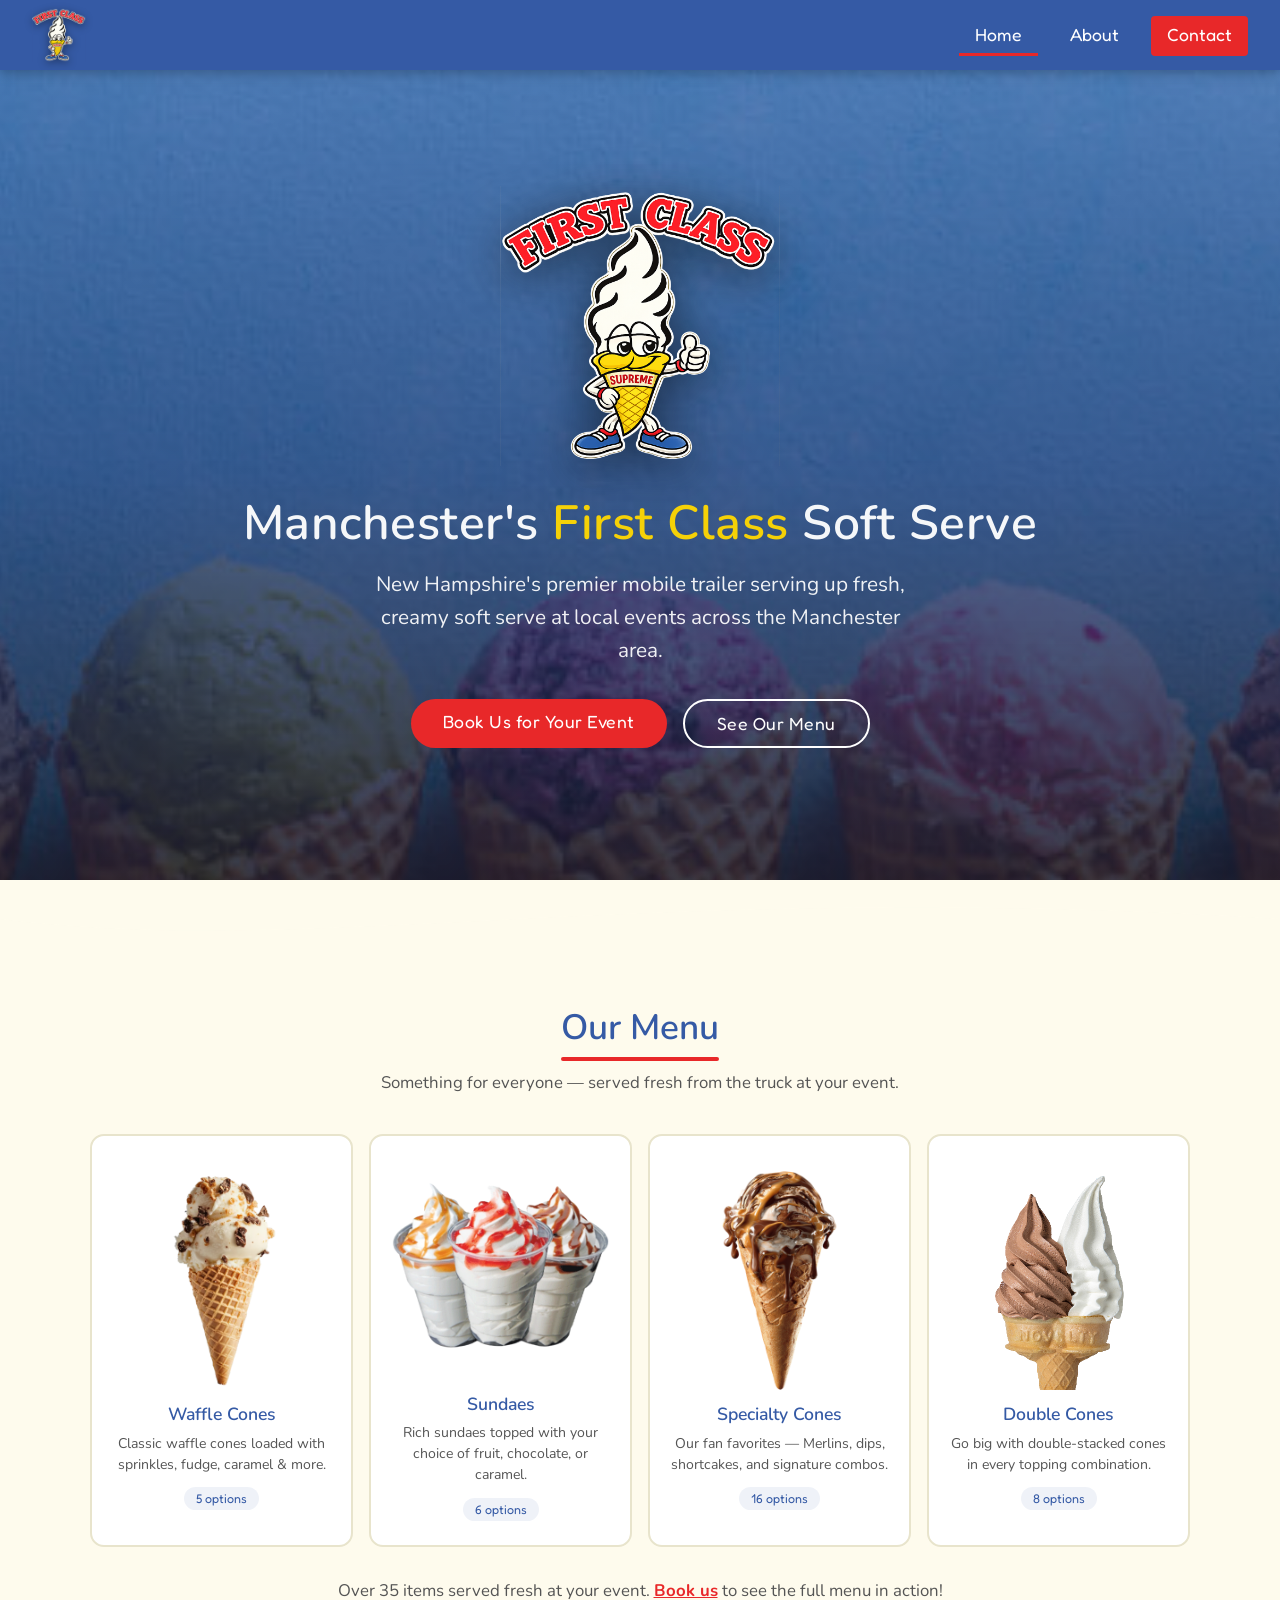
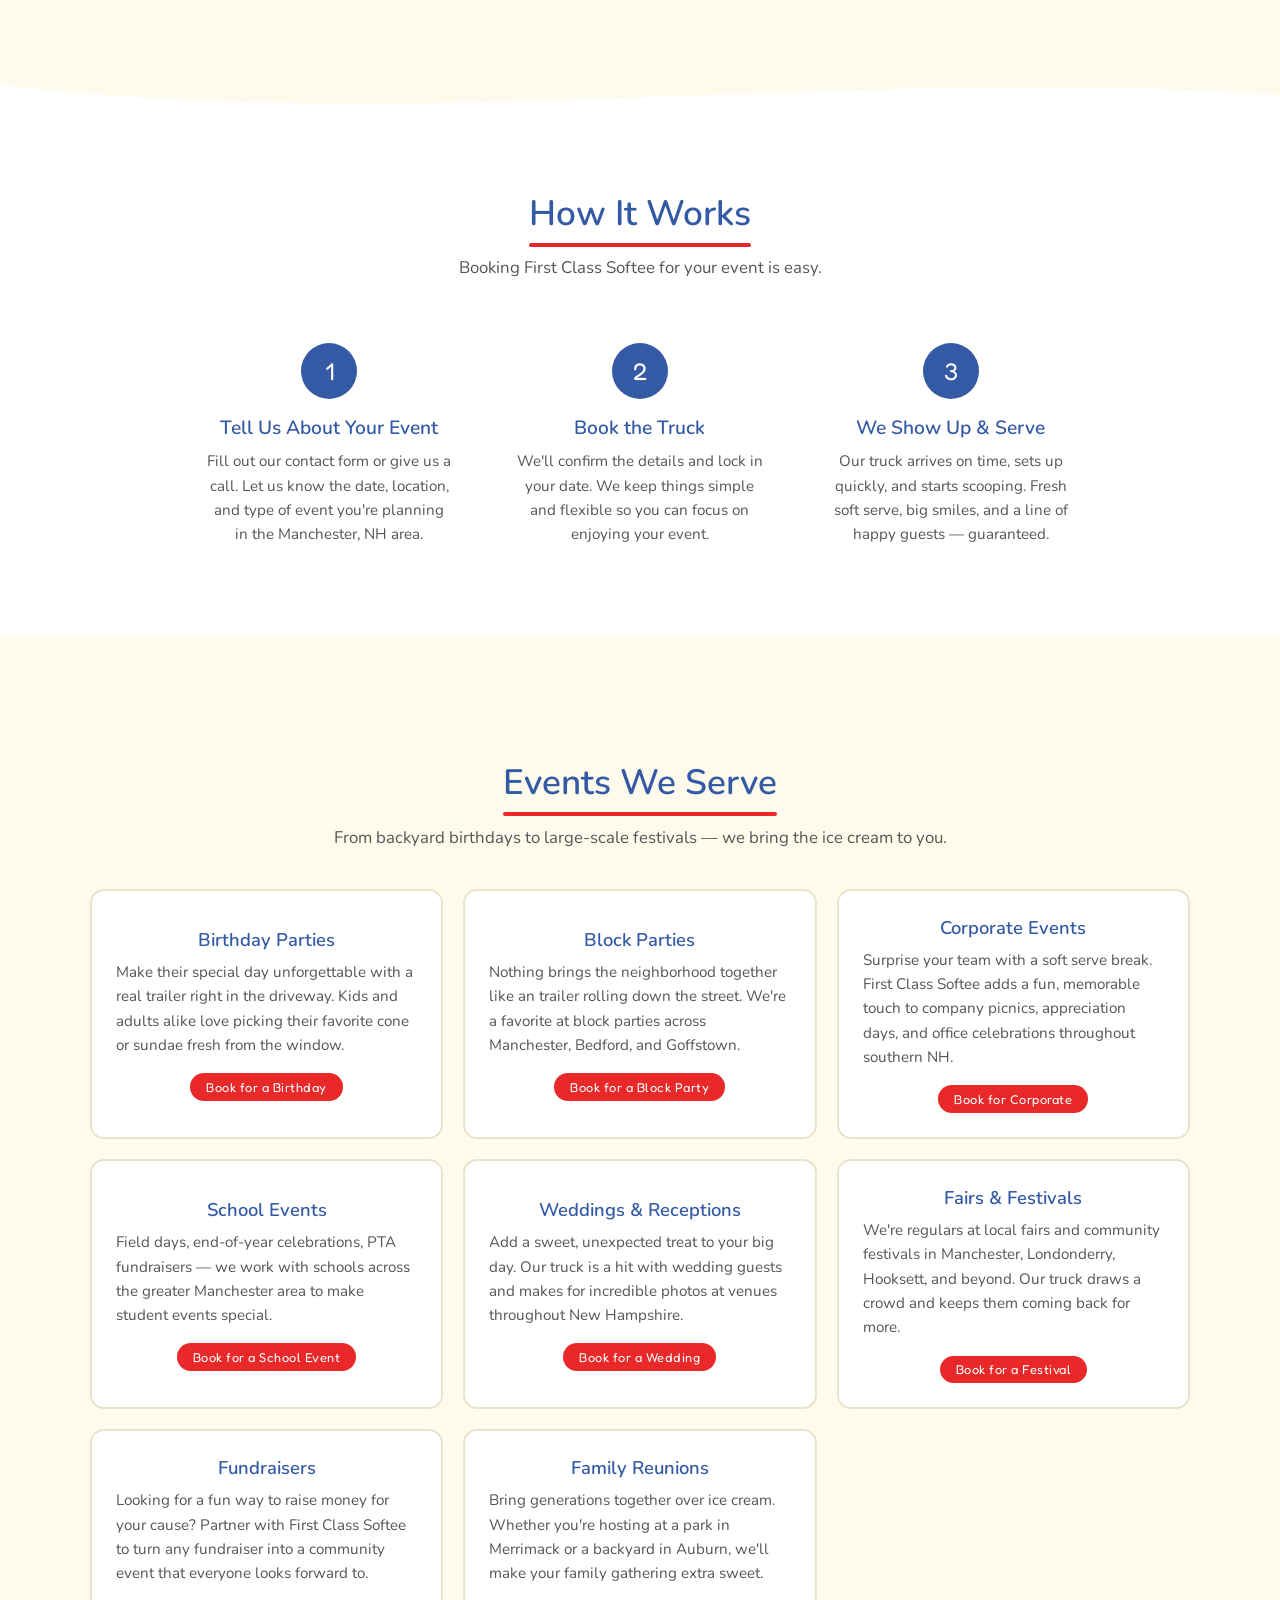
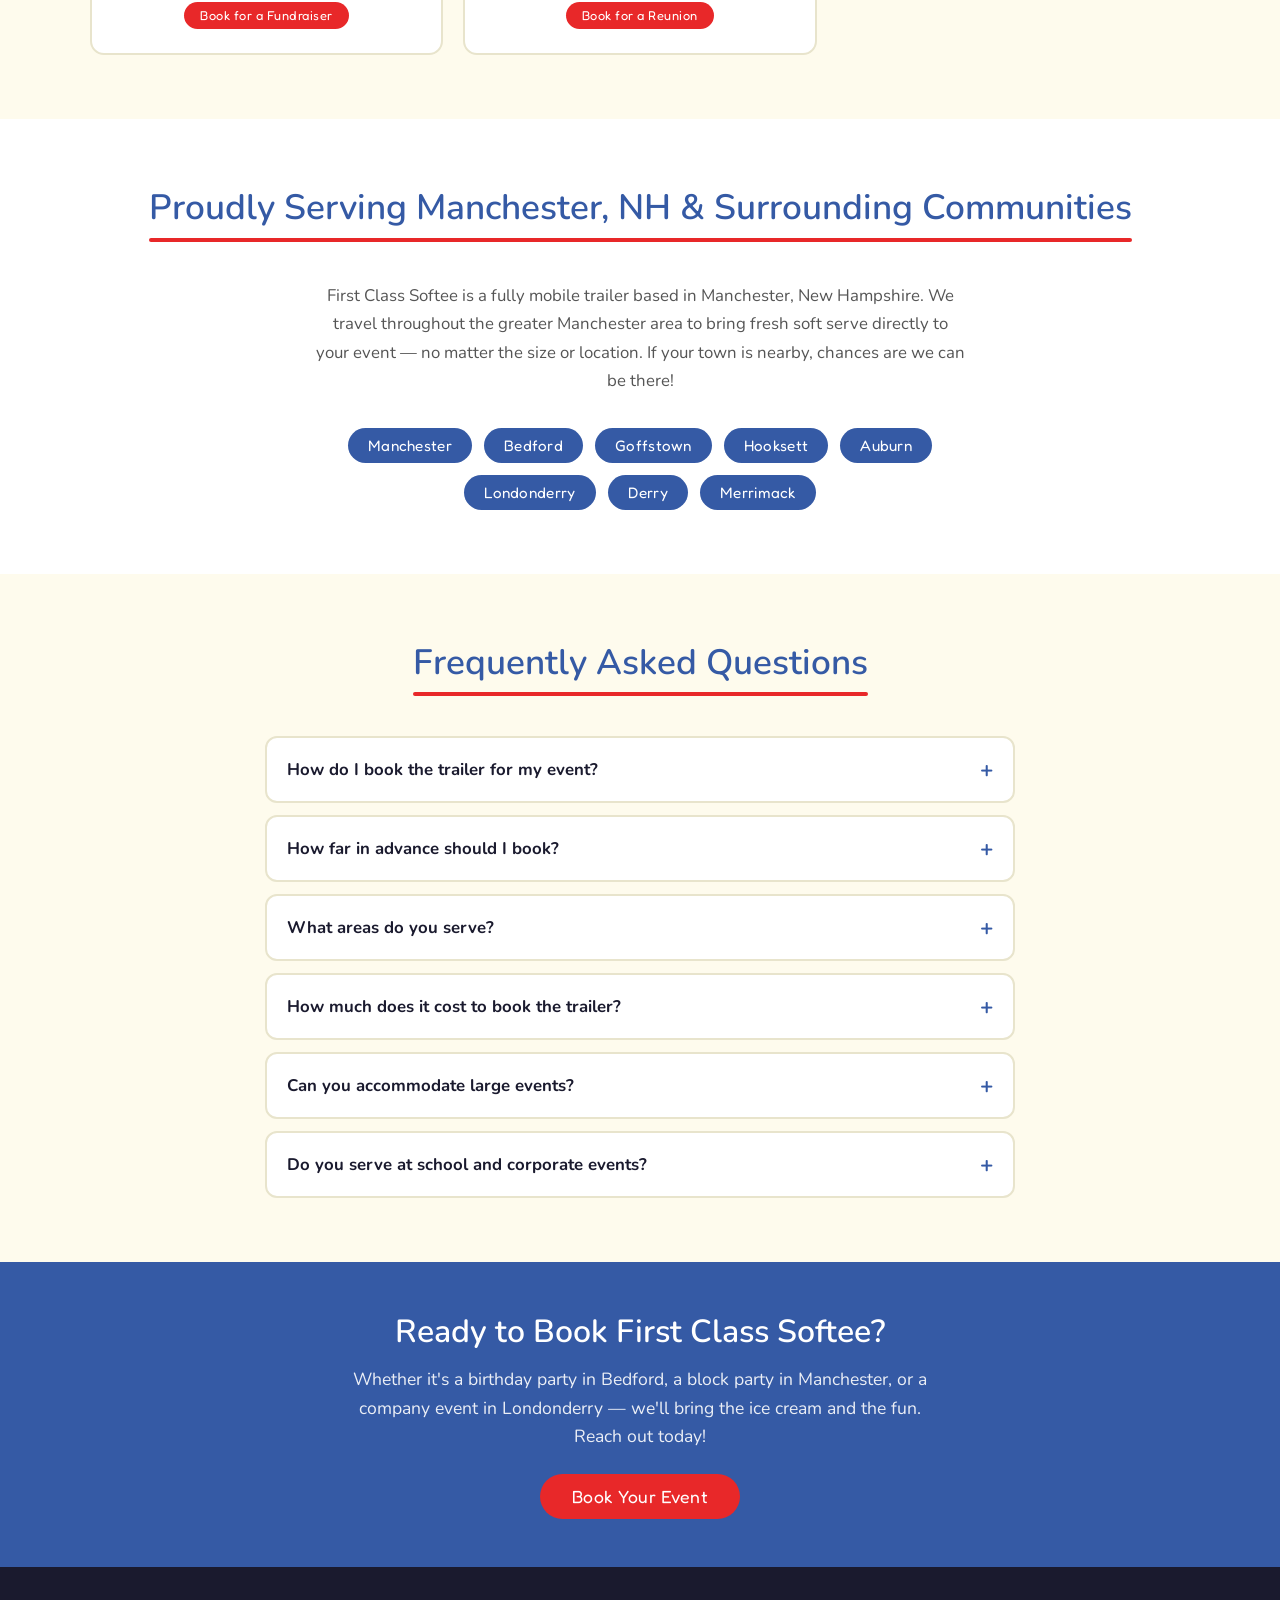
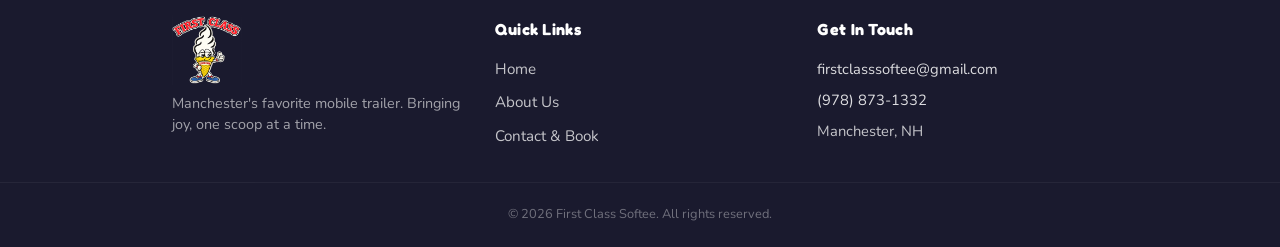
<file: index.html>
<!DOCTYPE html>
<html lang="en">
<head>
  <meta charset="UTF-8" />
  <meta name="viewport" content="width=device-width, initial-scale=1.0" />
  <title>First Class Softee | Trailer for Events &mdash; Manchester, NH &amp; Surrounding Areas</title>
  <link rel="icon" type="image/png" href="UpdatedLogo.png" />
  <meta name="description" content="Book First Class Softee — Manchester NH's favorite mobile soft serve trailer for birthday parties, weddings, corporate events &amp; more. Serving Manchester, Bedford, Londonderry, Hooksett, Goffstown &amp; surrounding NH communities." />

  <!-- Open Graph -->
  <meta property="og:title" content="First Class Softee | Local Trailer — Manchester, NH" />
  <meta property="og:description" content="New Hampshire's premier mobile trailer. Book us for birthdays, block parties, weddings, corporate events &amp; more across the greater Manchester area." />
  <meta property="og:image" content="UpdatedLogo.png" />
  <meta property="og:type" content="website" />

  <!-- Schema.org Structured Data -->
  <script type="application/ld+json">
  {
    "@context": "https://schema.org",
    "@type": "FoodEstablishment",
    "name": "First Class Softee",
    "description": "Mobile soft serve trailer serving Manchester, NH and surrounding communities. Available for birthday parties, block parties, corporate events, weddings, school functions, fairs, and festivals.",
    "telephone": "+1-978-873-1332",
    "email": "firstclasssoftee@gmail.com",
    "url": "https://localsoftee.com",
    "image": "UpdatedLogo.png",
    "address": {
      "@type": "PostalAddress",
      "addressLocality": "Manchester",
      "addressRegion": "NH",
      "addressCountry": "US"
    },
    "areaServed": [
      { "@type": "City", "name": "Manchester, NH" },
      { "@type": "City", "name": "Bedford, NH" },
      { "@type": "City", "name": "Goffstown, NH" },
      { "@type": "City", "name": "Hooksett, NH" },
      { "@type": "City", "name": "Auburn, NH" },
      { "@type": "City", "name": "Londonderry, NH" },
      { "@type": "City", "name": "Derry, NH" },
      { "@type": "City", "name": "Merrimack, NH" }
    ],
    "servesCuisine": "Ice Cream, Soft Serve",
    "priceRange": "$$"
  }
  </script>

  <link rel="stylesheet" href="style.css" />
</head>
<body>

  <!-- NAV -->
  <nav>
    <a href="index.html" class="nav-brand">
      <img src="UpdatedLogo.png" alt="First Class Softee Logo" />
    </a>
    <button class="nav-toggle" aria-label="Toggle menu">
      <span></span><span></span><span></span>
    </button>
    <ul class="nav-links">
      <li><a href="index.html" class="active">Home</a></li>
      <li><a href="about.html">About</a></li>
      <li><a href="contact.html" class="nav-contact">Contact</a></li>
    </ul>
  </nav>

  <!-- HERO -->
  <section class="hero">
    <div class="hero-bg" style="background-image:url('ice-cream-hero.jpg')"></div>
    <div class="hero-overlay"></div>
    <img class="hero-logo" src="UpdatedLogo.png" alt="First Class Softee Mascot" />
    <h1>Manchester's <span>First Class</span> Soft Serve</h1>
    <p>New Hampshire's premier mobile trailer serving up fresh, creamy soft serve at local events across the Manchester area.</p>
    <div class="hero-buttons">
      <a href="contact.html" class="btn btn-red">Book Us for Your Event</a>
      <a href="#menu" class="btn btn-outline">See Our Menu</a>
    </div>
  </section>

  <!-- WAVE: hero → menu -->
  <div class="wave">
    <svg viewBox="0 0 1440 60" preserveAspectRatio="none">
      <path d="M0,40 C360,80 720,0 1440,40 L1440,60 L0,60 Z" fill="#fefbed"/>
    </svg>
  </div>

  <!-- MENU -->
  <section class="menu-section" id="menu">
    <div class="section-title fade-in">
      <h2>Our Menu</h2>
      <p>Something for everyone &mdash; served fresh from the truck at your event.</p>
    </div>

    <div class="menu-showcase">
      <div class="menu-card">
        <img class="menu-card-img" src="waffle-cones.png" alt="Waffle Cones" />
        <h3>Waffle Cones</h3>
        <p>Classic waffle cones loaded with sprinkles, fudge, caramel &amp; more.</p>
        <span class="menu-card-count">5 options</span>
      </div>
      <div class="menu-card">
        <img class="menu-card-img" src="sundae.png" alt="Sundaes" />
        <h3>Sundaes</h3>
        <p>Rich sundaes topped with your choice of fruit, chocolate, or caramel.</p>
        <span class="menu-card-count">6 options</span>
      </div>
      <div class="menu-card">
        <img class="menu-card-img" src="specialty-cone.png" alt="Specialty Cones" />
        <h3>Specialty Cones</h3>
        <p>Our fan favorites &mdash; Merlins, dips, shortcakes, and signature combos.</p>
        <span class="menu-card-count">16 options</span>
      </div>
      <div class="menu-card">
        <img class="menu-card-img" src="double-cone.png" alt="Double Cones" />
        <h3>Double Cones</h3>
        <p>Go big with double-stacked cones in every topping combination.</p>
        <span class="menu-card-count">8 options</span>
      </div>
    </div>

    <p class="menu-cta">Over 35 items served fresh at your event. <a href="contact.html">Book us</a> to see the full menu in action!</p>
  </section>

  <!-- WAVE: menu → how-it-works -->
  <div class="wave">
    <svg viewBox="0 0 1440 60" preserveAspectRatio="none">
      <path d="M0,20 C480,70 960,0 1440,30 L1440,60 L0,60 Z" fill="#ffffff"/>
    </svg>
  </div>

  <!-- HOW IT WORKS -->
  <section class="how-it-works">
    <div class="section-title fade-in">
      <h2>How It Works</h2>
      <p>Booking First Class Softee for your event is easy.</p>
    </div>
    <div class="steps-grid">
      <div class="step">
        <div class="step-number">1</div>
        <h3>Tell Us About Your Event</h3>
        <p>Fill out our contact form or give us a call. Let us know the date, location, and type of event you're planning in the Manchester, NH area.</p>
      </div>
      <div class="step">
        <div class="step-number">2</div>
        <h3>Book the Truck</h3>
        <p>We'll confirm the details and lock in your date. We keep things simple and flexible so you can focus on enjoying your event.</p>
      </div>
      <div class="step">
        <div class="step-number">3</div>
        <h3>We Show Up &amp; Serve</h3>
        <p>Our truck arrives on time, sets up quickly, and starts scooping. Fresh soft serve, big smiles, and a line of happy guests &mdash; guaranteed.</p>
      </div>
    </div>
  </section>

  <!-- WAVE: how-it-works → events -->
  <div class="wave">
    <svg viewBox="0 0 1440 60" preserveAspectRatio="none">
      <path d="M0,40 C360,80 720,0 1440,40 L1440,60 L0,60 Z" fill="#fefbed"/>
    </svg>
  </div>

  <!-- EVENTS WE SERVE -->
  <section class="events-section">
    <div class="section-title fade-in">
      <h2>Events We Serve</h2>
      <p>From backyard birthdays to large-scale festivals &mdash; we bring the ice cream to you.</p>
    </div>
    <div class="events-grid">

      <div class="event-card">
        <h3>Birthday Parties</h3>
        <p>Make their special day unforgettable with a real trailer right in the driveway. Kids and adults alike love picking their favorite cone or sundae fresh from the window.</p>
        <a href="contact.html" class="btn btn-red">Book for a Birthday</a>
      </div>

      <div class="event-card">
        <h3>Block Parties</h3>
        <p>Nothing brings the neighborhood together like an trailer rolling down the street. We're a favorite at block parties across Manchester, Bedford, and Goffstown.</p>
        <a href="contact.html" class="btn btn-red">Book for a Block Party</a>
      </div>

      <div class="event-card">
        <h3>Corporate Events</h3>
        <p>Surprise your team with a soft serve break. First Class Softee adds a fun, memorable touch to company picnics, appreciation days, and office celebrations throughout southern NH.</p>
        <a href="contact.html" class="btn btn-red">Book for Corporate</a>
      </div>

      <div class="event-card">
        <h3>School Events</h3>
        <p>Field days, end-of-year celebrations, PTA fundraisers &mdash; we work with schools across the greater Manchester area to make student events special.</p>
        <a href="contact.html" class="btn btn-red">Book for a School Event</a>
      </div>

      <div class="event-card">
        <h3>Weddings &amp; Receptions</h3>
        <p>Add a sweet, unexpected treat to your big day. Our truck is a hit with wedding guests and makes for incredible photos at venues throughout New Hampshire.</p>
        <a href="contact.html" class="btn btn-red">Book for a Wedding</a>
      </div>

      <div class="event-card">
        <h3>Fairs &amp; Festivals</h3>
        <p>We're regulars at local fairs and community festivals in Manchester, Londonderry, Hooksett, and beyond. Our truck draws a crowd and keeps them coming back for more.</p>
        <a href="contact.html" class="btn btn-red">Book for a Festival</a>
      </div>

      <div class="event-card">
        <h3>Fundraisers</h3>
        <p>Looking for a fun way to raise money for your cause? Partner with First Class Softee to turn any fundraiser into a community event that everyone looks forward to.</p>
        <a href="contact.html" class="btn btn-red">Book for a Fundraiser</a>
      </div>

      <div class="event-card">
        <h3>Family Reunions</h3>
        <p>Bring generations together over ice cream. Whether you're hosting at a park in Merrimack or a backyard in Auburn, we'll make your family gathering extra sweet.</p>
        <a href="contact.html" class="btn btn-red">Book for a Reunion</a>
      </div>

    </div>
  </section>

  <!-- SERVICE AREA -->
  <section class="service-area">
    <div class="section-title fade-in">
      <h2>Proudly Serving Manchester, NH &amp; Surrounding Communities</h2>
    </div>
    <p>First Class Softee is a fully mobile trailer based in Manchester, New Hampshire. We travel throughout the greater Manchester area to bring fresh soft serve directly to your event &mdash; no matter the size or location. If your town is nearby, chances are we can be there!</p>
    <div class="area-badges">
      <span class="area-badge">Manchester</span>
      <span class="area-badge">Bedford</span>
      <span class="area-badge">Goffstown</span>
      <span class="area-badge">Hooksett</span>
      <span class="area-badge">Auburn</span>
      <span class="area-badge">Londonderry</span>
      <span class="area-badge">Derry</span>
      <span class="area-badge">Merrimack</span>
    </div>
  </section>

  <!-- FAQ -->
  <section class="faq-section">
    <div class="section-title fade-in">
      <h2>Frequently Asked Questions</h2>
    </div>
    <div class="faq-list">

      <div class="faq-item">
        <button class="faq-question">How do I book the trailer for my event?</button>
        <div class="faq-answer">
          <p>Just fill out our <a href="contact.html">contact form</a> or call us at <a href="tel:9788731332">(978) 873-1332</a>. Let us know the date, time, location, and expected number of guests, and we'll get back to you to confirm the details. It's that easy!</p>
        </div>
      </div>

      <div class="faq-item">
        <button class="faq-question">How far in advance should I book?</button>
        <div class="faq-answer">
          <p>We recommend booking at least 2&ndash;3 weeks in advance, especially during the busy summer season. Popular dates fill up fast in the Manchester area, so the earlier you reach out, the better your chances of locking in your preferred date.</p>
        </div>
      </div>

      <div class="faq-item">
        <button class="faq-question">What areas do you serve?</button>
        <div class="faq-answer">
          <p>We're based in Manchester, NH and serve the surrounding communities including Bedford, Goffstown, Hooksett, Auburn, Londonderry, Derry, and Merrimack. If your town isn't listed, reach out anyway &mdash; we're happy to discuss travel for your event.</p>
        </div>
      </div>

      <div class="faq-item">
        <button class="faq-question">How much does it cost to book the trailer?</button>
        <div class="faq-answer">
          <p>Pricing depends on the type of event, number of guests, and location. Contact us with your event details and we'll provide a clear, upfront quote. We work with all kinds of budgets and event sizes.</p>
        </div>
      </div>

      <div class="faq-item">
        <button class="faq-question">Can you accommodate large events?</button>
        <div class="faq-answer">
          <p>Absolutely! We've served everything from small backyard birthday parties to large community festivals with hundreds of guests. Let us know your expected headcount and we'll make sure everyone gets their ice cream.</p>
        </div>
      </div>

      <div class="faq-item">
        <button class="faq-question">Do you serve at school and corporate events?</button>
        <div class="faq-answer">
          <p>Yes! We love working with schools for field days, end-of-year celebrations, and fundraisers. For corporate events, we're a popular choice for company picnics, employee appreciation days, and team-building events across the greater Manchester, NH area.</p>
        </div>
      </div>

    </div>
  </section>

  <!-- INFO STRIP -->
  <div class="info-strip">
    <h2>Ready to Book First Class Softee?</h2>
    <p>Whether it's a birthday party in Bedford, a block party in Manchester, or a company event in Londonderry &mdash; we'll bring the ice cream and the fun. Reach out today!</p>
    <a href="contact.html" class="btn btn-red">Book Your Event</a>
  </div>

  <!-- FOOTER -->
  <footer>
    <div class="footer-main">
      <div class="footer-brand">
        <img src="UpdatedLogo.png" alt="First Class Softee" />
        <p>Manchester's favorite mobile trailer. Bringing joy, one scoop at a time.</p>
      </div>
      <div class="footer-nav">
        <h4>Quick Links</h4>
        <ul>
          <li><a href="index.html">Home</a></li>
          <li><a href="about.html">About Us</a></li>
          <li><a href="contact.html">Contact &amp; Book</a></li>
        </ul>
      </div>
      <div class="footer-contact">
        <h4>Get In Touch</h4>
        <a href="mailto:firstclasssoftee@gmail.com">firstclasssoftee@gmail.com</a>
        <a href="tel:9788731332">(978) 873-1332</a>
        <p>Manchester, NH</p>
      </div>
    </div>
    <div class="footer-bottom">
      &copy; 2026 First Class Softee. All rights reserved.
    </div>
  </footer>

  <script>
    document.querySelectorAll('.faq-question').forEach(function(btn) {
      btn.addEventListener('click', function() {
        var item = btn.parentElement;
        item.classList.toggle('open');
      });
    });

    /* Fluid vertical parallax for hero background */
    (function() {
      var heroBg = document.querySelector('.hero-bg');
      if (!heroBg) return;
      var ticking = false;
      window.addEventListener('scroll', function() {
        if (!ticking) {
          window.requestAnimationFrame(function() {
            var scrollY = window.pageYOffset;
            heroBg.style.transform = 'translate3d(0,' + (scrollY * 0.45) + 'px,0) scale(1.15)';
            ticking = false;
          });
          ticking = true;
        }
      });
    })();

    /* Mobile nav toggle */
    (function() {
      var toggle = document.querySelector('.nav-toggle');
      var navLinks = document.querySelector('.nav-links');
      if (!toggle) return;

      function closeMenu() {
        navLinks.classList.remove('open');
        toggle.classList.remove('open');
        document.body.classList.remove('menu-open');
      }

      toggle.addEventListener('click', function(e) {
        e.stopPropagation();
        navLinks.classList.toggle('open');
        toggle.classList.toggle('open');
        document.body.classList.toggle('menu-open');
      });

      navLinks.querySelectorAll('a').forEach(function(link) {
        link.addEventListener('click', closeMenu);
      });

      document.addEventListener('click', function(e) {
        if (navLinks.classList.contains('open') && !e.target.closest('nav')) {
          closeMenu();
        }
      });
    })();

    /* Scroll reveal */
    (function() {
      var observer = new IntersectionObserver(function(entries) {
        entries.forEach(function(entry) {
          if (entry.isIntersecting) {
            entry.target.classList.add('visible');
          }
        });
      }, { threshold: 0.15 });

      document.querySelectorAll('.fade-in').forEach(function(el) {
        observer.observe(el);
      });
    })();
  </script>

</body>
</html>
</file>
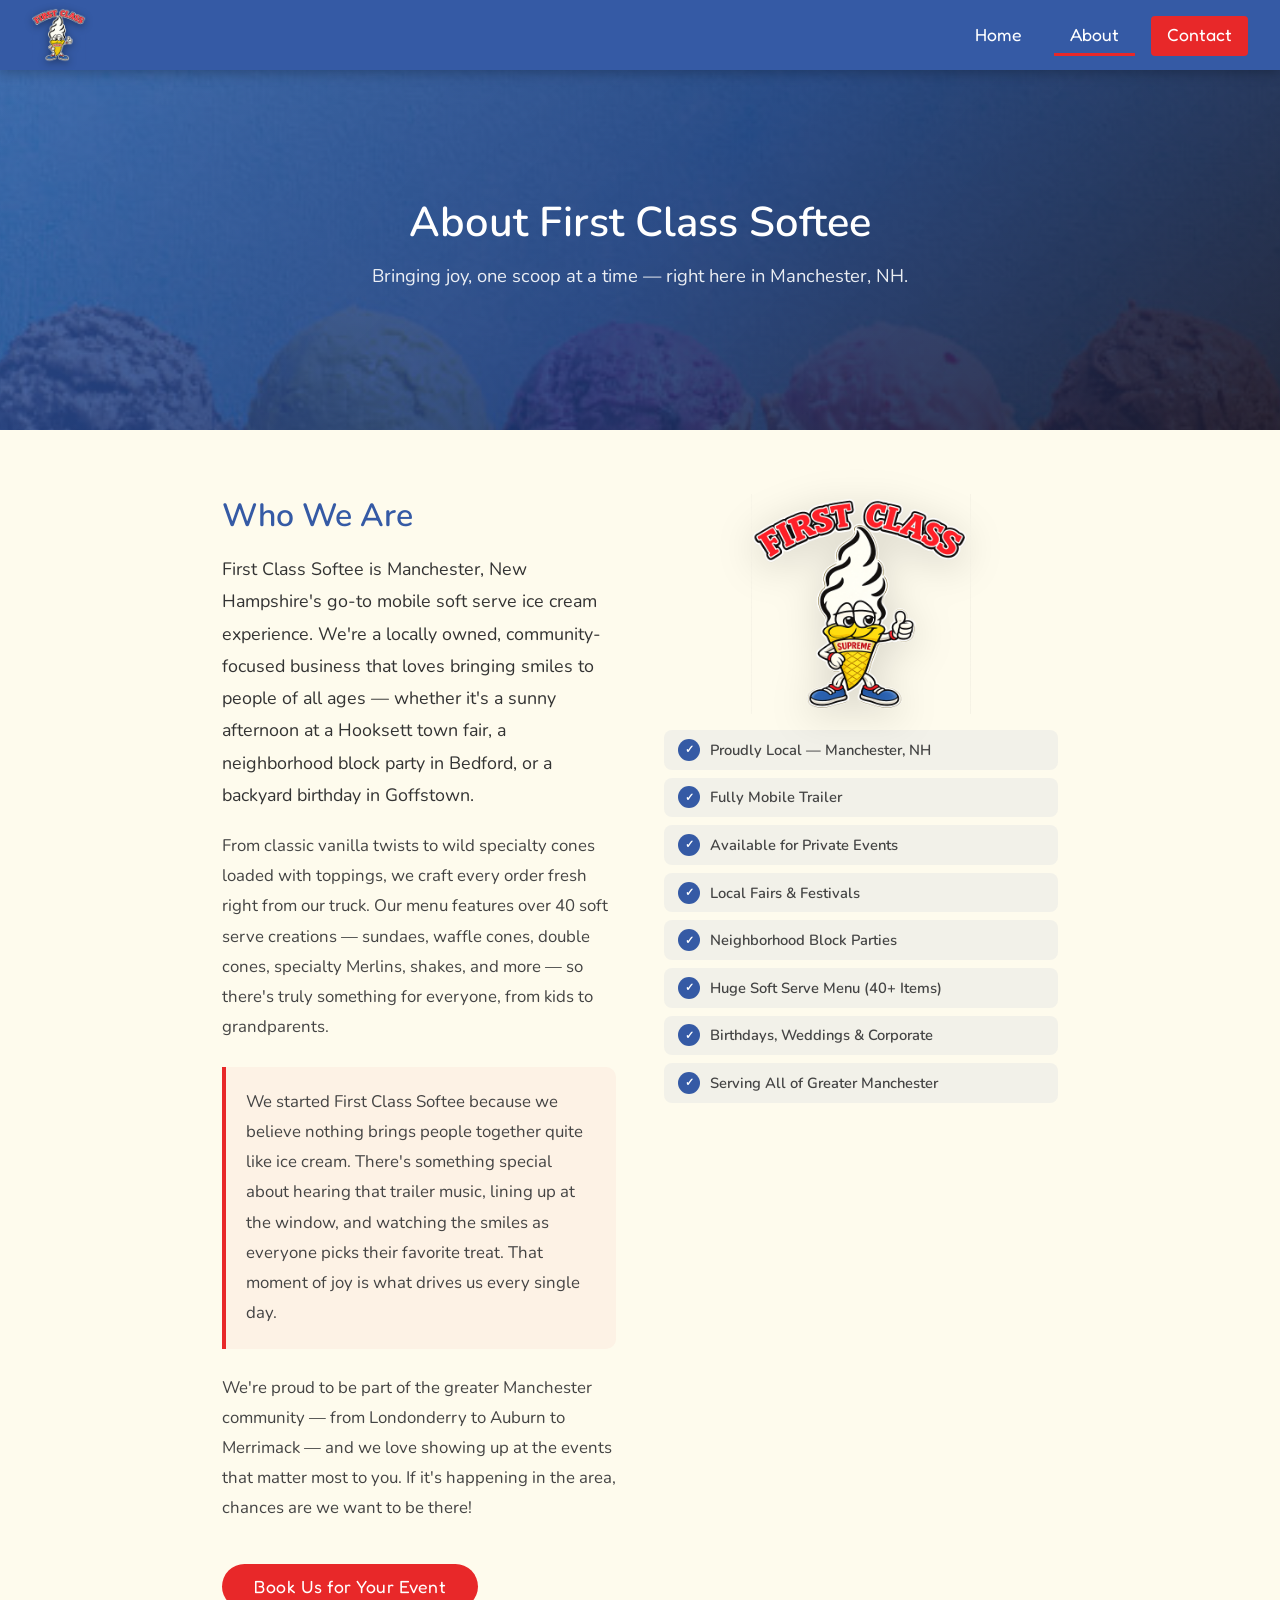
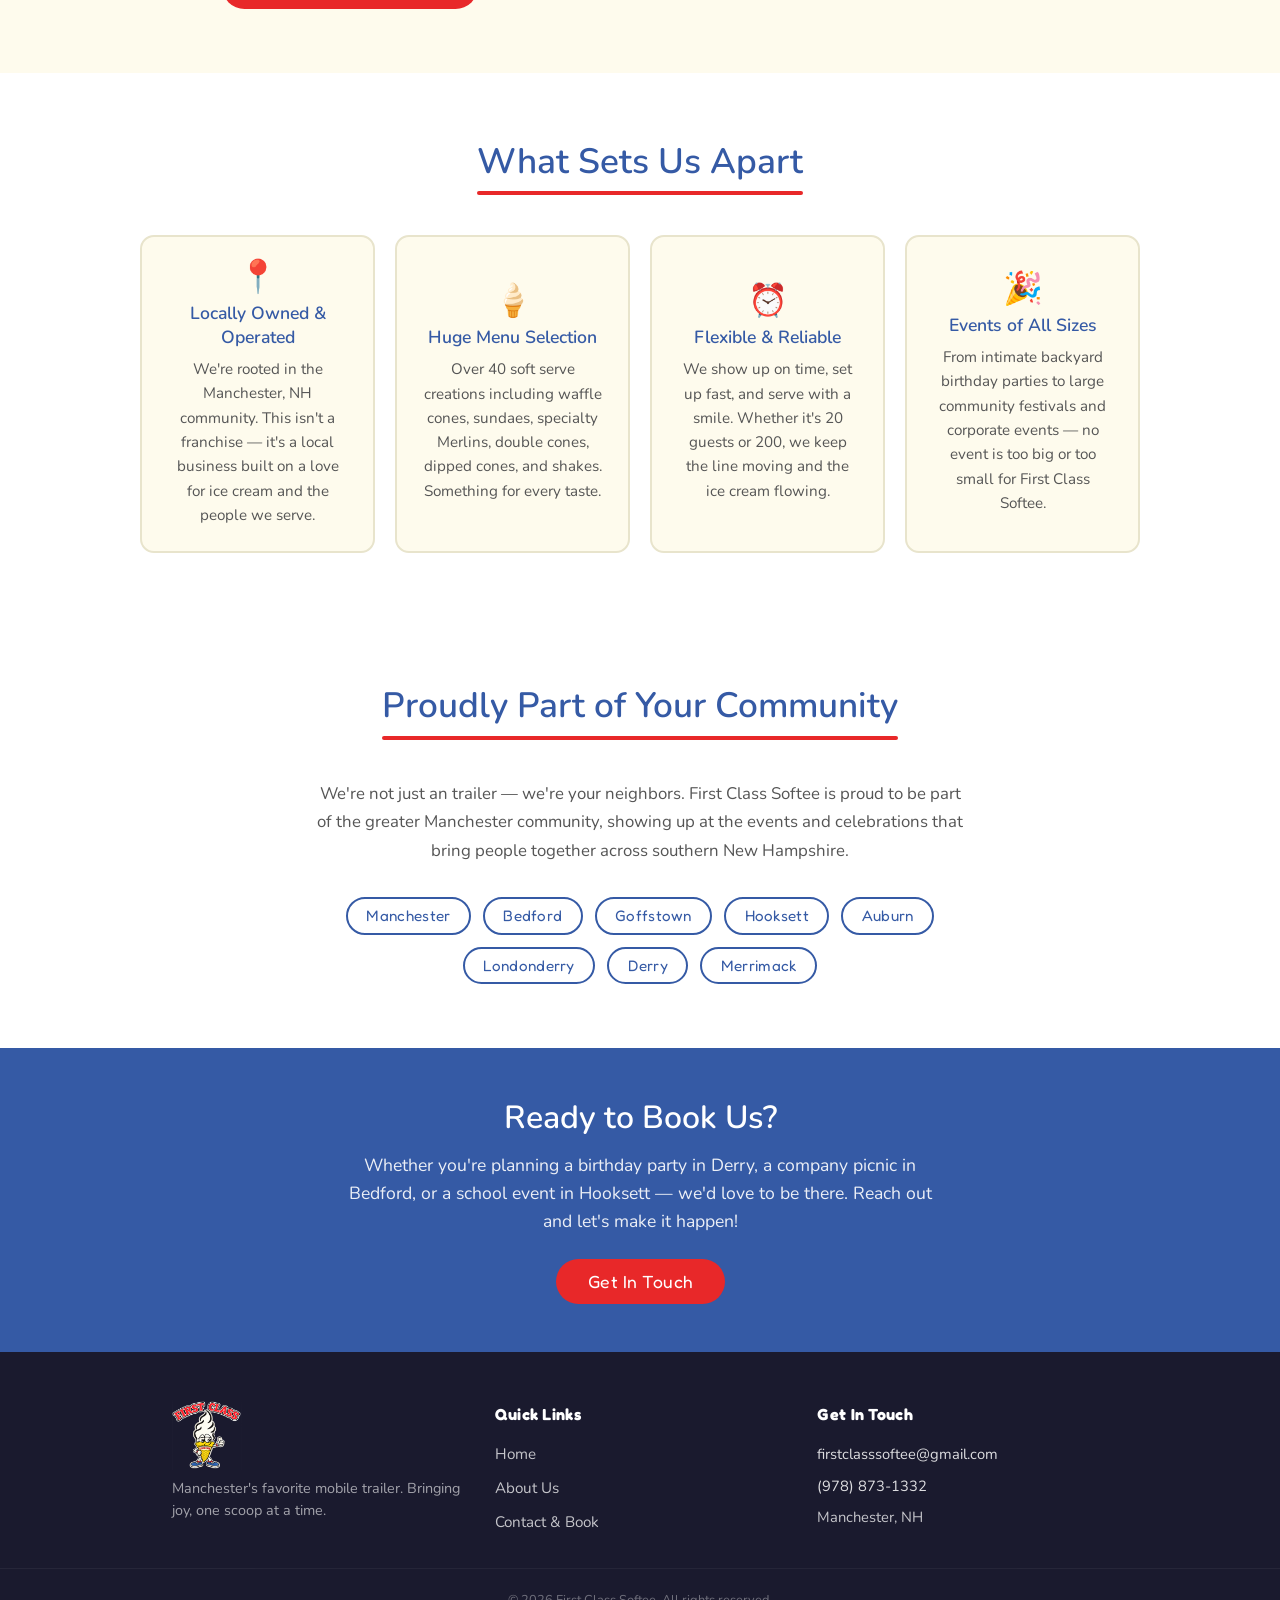
<file: about.html>
<!DOCTYPE html>
<html lang="en">
<head>
  <meta charset="UTF-8" />
  <meta name="viewport" content="width=device-width, initial-scale=1.0" />
  <title>About Us | First Class Softee &mdash; Locally Owned Trailer, Manchester NH</title>
  <link rel="icon" type="image/png" href="UpdatedLogo.png" />
  <meta name="description" content="First Class Softee is a locally owned mobile soft serve trailer proudly serving Manchester, Bedford, Goffstown, Hooksett, Londonderry &amp; the greater Manchester NH area." />

  <!-- Open Graph -->
  <meta property="og:title" content="About First Class Softee - Local Trailer, Manchester NH" />
  <meta property="og:description" content="Locally owned and operated mobile soft serve truck. Learn what makes First Class Softee the go-to trailer in the greater Manchester, NH area." />
  <meta property="og:image" content="UpdatedLogo.png" />
  <meta property="og:type" content="website" />

  <link rel="stylesheet" href="style.css" />
</head>
<body>

  <!-- NAV -->
  <nav>
    <a href="index.html" class="nav-brand">
      <img src="UpdatedLogo.png" alt="First Class Softee Logo" />
    </a>
    <button class="nav-toggle" aria-label="Toggle menu">
      <span></span><span></span><span></span>
    </button>
    <ul class="nav-links">
      <li><a href="index.html">Home</a></li>
      <li><a href="about.html" class="active">About</a></li>
      <li><a href="contact.html" class="nav-contact">Contact</a></li>
    </ul>
  </nav>

  <!-- PAGE HERO -->
  <div class="page-hero">
    <div class="hero-bg" style="background-image:url('ice-cream-hero.jpg')"></div>
    <div class="hero-overlay"></div>
    <h1>About First Class Softee</h1>
    <p>Bringing joy, one scoop at a time &mdash; right here in Manchester, NH.</p>
  </div>


  <!-- ABOUT CONTENT -->
  <section class="about-section">

    <div class="about-grid">

      <div class="about-text">
        <h2>Who We Are</h2>
        <p>
          First Class Softee is Manchester, New Hampshire's go-to mobile soft serve ice cream experience. We're a locally owned, community-focused business that loves bringing smiles to people of all ages &mdash; whether it's a sunny afternoon at a Hooksett town fair, a neighborhood block party in Bedford, or a backyard birthday in Goffstown.
        </p>
        <p>
          From classic vanilla twists to wild specialty cones loaded with toppings, we craft every order fresh right from our truck. Our menu features over 40 soft serve creations &mdash; sundaes, waffle cones, double cones, specialty Merlins, shakes, and more &mdash; so there's truly something for everyone, from kids to grandparents.
        </p>
        <p class="callout">
          We started First Class Softee because we believe nothing brings people together quite like ice cream. There's something special about hearing that trailer music, lining up at the window, and watching the smiles as everyone picks their favorite treat. That moment of joy is what drives us every single day.
        </p>
        <p>
          We're proud to be part of the greater Manchester community &mdash; from Londonderry to Auburn to Merrimack &mdash; and we love showing up at the events that matter most to you. If it's happening in the area, chances are we want to be there!
        </p>
        <a href="contact.html" class="btn btn-red" style="margin-top:1.25rem; display:inline-block;">Book Us for Your Event</a>
      </div>

      <div class="about-mascot">
        <img src="UpdatedLogo.png" alt="First Class Softee Mascot" />
        <ul class="badge-list">
          <li>Proudly Local &mdash; Manchester, NH</li>
          <li>Fully Mobile Trailer</li>
          <li>Available for Private Events</li>
          <li>Local Fairs &amp; Festivals</li>
          <li>Neighborhood Block Parties</li>
          <li>Huge Soft Serve Menu (40+ Items)</li>
          <li>Birthdays, Weddings &amp; Corporate</li>
          <li>Serving All of Greater Manchester</li>
        </ul>
      </div>

    </div>

  </section>

  <!-- WHAT SETS US APART -->
  <section class="values-section">
    <div class="section-title fade-in">
      <h2>What Sets Us Apart</h2>
    </div>
    <div class="values-grid">
      <div class="value-card fade-in">
        <div class="value-card-icon">&#x1F4CD;</div>
        <h3>Locally Owned &amp; Operated</h3>
        <p>We're rooted in the Manchester, NH community. This isn't a franchise &mdash; it's a local business built on a love for ice cream and the people we serve.</p>
      </div>
      <div class="value-card fade-in">
        <div class="value-card-icon">&#x1F366;</div>
        <h3>Huge Menu Selection</h3>
        <p>Over 40 soft serve creations including waffle cones, sundaes, specialty Merlins, double cones, dipped cones, and shakes. Something for every taste.</p>
      </div>
      <div class="value-card fade-in">
        <div class="value-card-icon">&#x23F0;</div>
        <h3>Flexible &amp; Reliable</h3>
        <p>We show up on time, set up fast, and serve with a smile. Whether it's 20 guests or 200, we keep the line moving and the ice cream flowing.</p>
      </div>
      <div class="value-card fade-in">
        <div class="value-card-icon">&#x1F389;</div>
        <h3>Events of All Sizes</h3>
        <p>From intimate backyard birthday parties to large community festivals and corporate events &mdash; no event is too big or too small for First Class Softee.</p>
      </div>
    </div>
  </section>

  <!-- OUR COMMUNITY -->
  <section class="service-area">
    <div class="section-title fade-in">
      <h2>Proudly Part of Your Community</h2>
    </div>
    <p>We're not just an trailer &mdash; we're your neighbors. First Class Softee is proud to be part of the greater Manchester community, showing up at the events and celebrations that bring people together across southern New Hampshire.</p>
    <div class="area-badges">
      <span class="area-badge-outline">Manchester</span>
      <span class="area-badge-outline">Bedford</span>
      <span class="area-badge-outline">Goffstown</span>
      <span class="area-badge-outline">Hooksett</span>
      <span class="area-badge-outline">Auburn</span>
      <span class="area-badge-outline">Londonderry</span>
      <span class="area-badge-outline">Derry</span>
      <span class="area-badge-outline">Merrimack</span>
    </div>
  </section>

  <!-- INFO STRIP -->
  <div class="info-strip">
    <h2>Ready to Book Us?</h2>
    <p>Whether you're planning a birthday party in Derry, a company picnic in Bedford, or a school event in Hooksett &mdash; we'd love to be there. Reach out and let's make it happen!</p>
    <a href="contact.html" class="btn btn-red">Get In Touch</a>
  </div>

  <!-- FOOTER -->
  <footer>
    <div class="footer-main">
      <div class="footer-brand">
        <img src="UpdatedLogo.png" alt="First Class Softee" />
        <p>Manchester's favorite mobile trailer. Bringing joy, one scoop at a time.</p>
      </div>
      <div class="footer-nav">
        <h4>Quick Links</h4>
        <ul>
          <li><a href="index.html">Home</a></li>
          <li><a href="about.html">About Us</a></li>
          <li><a href="contact.html">Contact &amp; Book</a></li>
        </ul>
      </div>
      <div class="footer-contact">
        <h4>Get In Touch</h4>
        <a href="mailto:firstclasssoftee@gmail.com">firstclasssoftee@gmail.com</a>
        <a href="tel:9788731332">(978) 873-1332</a>
        <p>Manchester, NH</p>
      </div>
    </div>
    <div class="footer-bottom">
      &copy; 2026 First Class Softee. All rights reserved.
    </div>
  </footer>

  <script>
    /* Mobile nav toggle */
    (function() {
      var toggle = document.querySelector('.nav-toggle');
      var navLinks = document.querySelector('.nav-links');
      if (!toggle) return;

      function closeMenu() {
        navLinks.classList.remove('open');
        toggle.classList.remove('open');
        document.body.classList.remove('menu-open');
      }

      toggle.addEventListener('click', function(e) {
        e.stopPropagation();
        navLinks.classList.toggle('open');
        toggle.classList.toggle('open');
        document.body.classList.toggle('menu-open');
      });

      navLinks.querySelectorAll('a').forEach(function(link) {
        link.addEventListener('click', closeMenu);
      });

      document.addEventListener('click', function(e) {
        if (navLinks.classList.contains('open') && !e.target.closest('nav')) {
          closeMenu();
        }
      });
    })();

    /* Scroll reveal */
    (function() {
      var observer = new IntersectionObserver(function(entries) {
        entries.forEach(function(entry) {
          if (entry.isIntersecting) {
            entry.target.classList.add('visible');
          }
        });
      }, { threshold: 0.15 });

      document.querySelectorAll('.fade-in').forEach(function(el) {
        observer.observe(el);
      });
    })();
  </script>

</body>
</html>
</file>
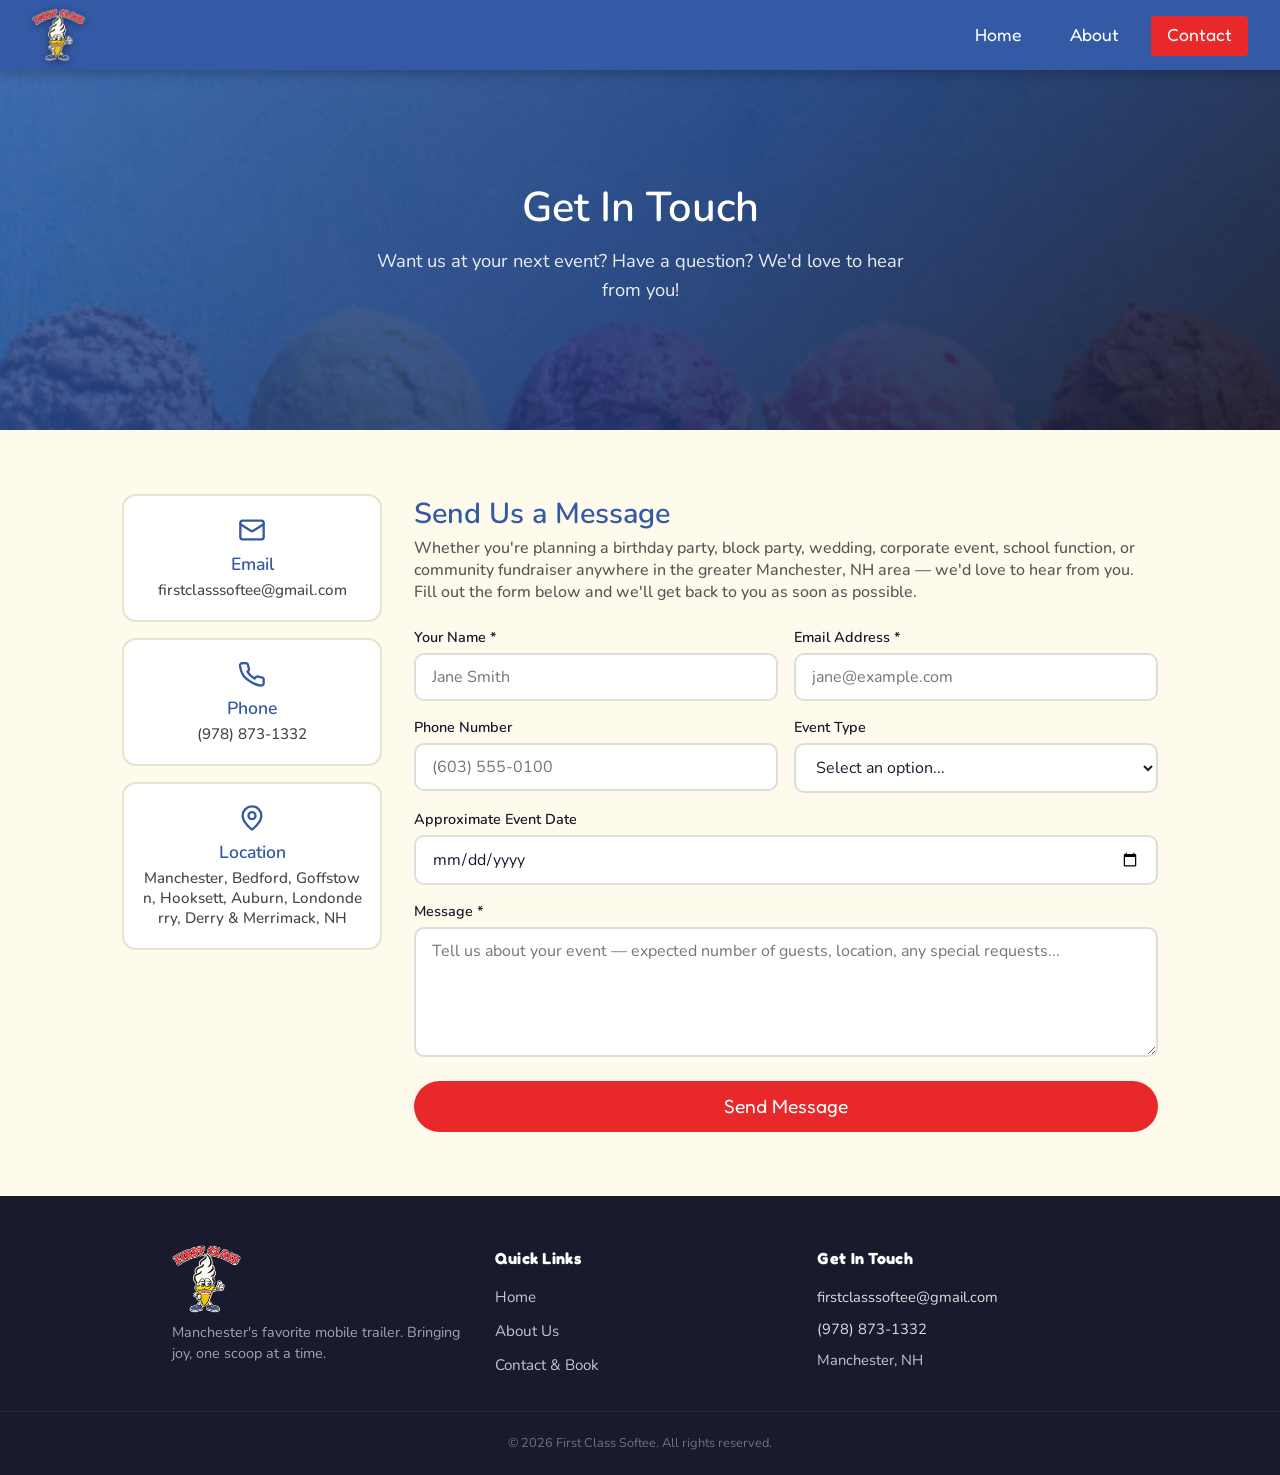
<file: contact.html>
<!DOCTYPE html>
<html lang="en">
<head>
  <meta charset="UTF-8" />
  <meta name="viewport" content="width=device-width, initial-scale=1.0" />
  <title>Contact &amp; Book | First Class Softee &mdash; Trailer, Manchester NH</title>
  <link rel="icon" type="image/png" href="UpdatedLogo.png" />
  <meta name="description" content="Book First Class Softee for birthday parties, corporate events, weddings, school functions &amp; more. Serving Manchester, Bedford, Londonderry, Hooksett, Goffstown &amp; surrounding NH towns." />

  <!-- Open Graph -->
  <meta property="og:title" content="Book First Class Softee — Trailer, Manchester NH" />
  <meta property="og:description" content="Book Manchester NH's favorite trailer for your next event. Birthday parties, weddings, corporate events &amp; more across southern NH." />
  <meta property="og:image" content="UpdatedLogo.png" />
  <meta property="og:type" content="website" />

  <link rel="stylesheet" href="style.css" />
</head>
<body>

  <!-- NAV -->
  <nav>
    <a href="index.html" class="nav-brand">
      <img src="UpdatedLogo.png" alt="First Class Softee Logo" />
    </a>
    <button class="nav-toggle" aria-label="Toggle menu">
      <span></span><span></span><span></span>
    </button>
    <ul class="nav-links">
      <li><a href="index.html">Home</a></li>
      <li><a href="about.html">About</a></li>
      <li><a href="contact.html" class="active nav-contact">Contact</a></li>
    </ul>
  </nav>

  <!-- PAGE HERO -->
  <div class="page-hero">
    <div class="hero-bg" style="background-image:url('ice-cream-hero.jpg')"></div>
    <div class="hero-overlay"></div>
    <h1>Get In Touch</h1>
    <p>Want us at your next event? Have a question? We'd love to hear from you!</p>
  </div>


  <!-- CONTACT SECTION -->
  <section class="contact-section">
    <div class="contact-layout">

    <!-- Info Sidebar -->
    <div class="contact-sidebar">
      <div class="info-card">
        <div class="icon">
          <svg xmlns="http://www.w3.org/2000/svg" viewBox="0 0 24 24" fill="none" stroke-width="2" stroke-linecap="round" stroke-linejoin="round"><rect width="20" height="16" x="2" y="4" rx="2"/><path d="m22 7-8.97 5.7a1.94 1.94 0 0 1-2.06 0L2 7"/></svg>
        </div>
        <h3>Email</h3>
        <a href="mailto:firstclasssoftee@gmail.com">firstclasssoftee@gmail.com</a>
      </div>
      <div class="info-card">
        <div class="icon">
          <svg xmlns="http://www.w3.org/2000/svg" viewBox="0 0 24 24" fill="none" stroke-width="2" stroke-linecap="round" stroke-linejoin="round"><path d="M22 16.92v3a2 2 0 0 1-2.18 2 19.79 19.79 0 0 1-8.63-3.07A19.5 19.5 0 0 1 4.69 13.5a19.79 19.79 0 0 1-3.07-8.67A2 2 0 0 1 3.6 2.8l3-.07a2 2 0 0 1 2 1.72 12.84 12.84 0 0 0 .7 2.81 2 2 0 0 1-.45 2.11L8.09 9.91a16 16 0 0 0 6 6l1.27-1.27a2 2 0 0 1 2.11-.45 12.84 12.84 0 0 0 2.81.7A2 2 0 0 1 22 16.92z"/></svg>
        </div>
        <h3>Phone</h3>
        <a href="tel:9788731332">(978) 873-1332</a>
      </div>
      <div class="info-card">
        <div class="icon">
          <svg xmlns="http://www.w3.org/2000/svg" viewBox="0 0 24 24" fill="none" stroke-width="2" stroke-linecap="round" stroke-linejoin="round"><path d="M20 10c0 6-8 12-8 12s-8-6-8-12a8 8 0 0 1 16 0Z"/><circle cx="12" cy="10" r="3"/></svg>
        </div>
        <h3>Location</h3>
        <p>Manchester, Bedford, Goffstown, Hooksett, Auburn, Londonderry, Derry &amp; Merrimack, NH</p>
      </div>
    </div>

    <!-- Contact Form -->
    <div class="contact-form-wrapper">
      <h2>Send Us a Message</h2>
      <p>Whether you're planning a birthday party, block party, wedding, corporate event, school function, or community fundraiser anywhere in the greater Manchester, NH area &mdash; we'd love to hear from you. Fill out the form below and we'll get back to you as soon as possible.</p>

      <form class="contact-form" id="contactForm" action="https://formspree.io/f/firstclasssoftee" method="POST" novalidate>

        <div class="form-row">
          <div class="form-group">
            <label for="name">Your Name *</label>
            <input type="text" id="name" name="name" placeholder="Jane Smith" required />
          </div>
          <div class="form-group">
            <label for="email">Email Address *</label>
            <input type="email" id="email" name="email" placeholder="jane@example.com" required />
          </div>
        </div>

        <div class="form-row">
          <div class="form-group">
            <label for="phone">Phone Number</label>
            <input type="tel" id="phone" name="phone" placeholder="(603) 555-0100" />
          </div>
          <div class="form-group">
            <label for="event-type">Event Type</label>
            <select id="event-type" name="event_type">
              <option value="" disabled selected>Select an option...</option>
              <option value="birthday">Birthday Party</option>
              <option value="block-party">Block Party</option>
              <option value="corporate">Corporate Event</option>
              <option value="festival">Festival / Fair</option>
              <option value="school">School Event</option>
              <option value="wedding">Wedding / Reception</option>
              <option value="other">Other</option>
            </select>
          </div>
        </div>

        <div class="form-group">
          <label for="event-date">Approximate Event Date</label>
          <input type="date" id="event-date" name="event_date" />
        </div>

        <div class="form-group">
          <label for="message">Message *</label>
          <textarea id="message" name="message" placeholder="Tell us about your event — expected number of guests, location, any special requests..." required></textarea>
        </div>

        <button type="submit" class="btn-submit">Send Message</button>

        <div class="form-success" id="formSuccess">
          Thanks for reaching out! We'll get back to you soon.
        </div>

      </form>
    </div>

    </div><!-- /contact-layout -->
  </section>

  <!-- FOOTER -->
  <footer>
    <div class="footer-main">
      <div class="footer-brand">
        <img src="UpdatedLogo.png" alt="First Class Softee" />
        <p>Manchester's favorite mobile trailer. Bringing joy, one scoop at a time.</p>
      </div>
      <div class="footer-nav">
        <h4>Quick Links</h4>
        <ul>
          <li><a href="index.html">Home</a></li>
          <li><a href="about.html">About Us</a></li>
          <li><a href="contact.html">Contact &amp; Book</a></li>
        </ul>
      </div>
      <div class="footer-contact">
        <h4>Get In Touch</h4>
        <a href="mailto:firstclasssoftee@gmail.com">firstclasssoftee@gmail.com</a>
        <a href="tel:9788731332">(978) 873-1332</a>
        <p>Manchester, NH</p>
      </div>
    </div>
    <div class="footer-bottom">
      &copy; 2026 First Class Softee. All rights reserved.
    </div>
  </footer>

  <script>
    // Basic client-side form handling / success message
    const form = document.getElementById('contactForm');
    const success = document.getElementById('formSuccess');

    form.addEventListener('submit', async (e) => {
      e.preventDefault();

      // If using Formspree, post via fetch
      const data = new FormData(form);
      try {
        const res = await fetch(form.action, {
          method: 'POST',
          body: data,
          headers: { Accept: 'application/json' }
        });

        if (res.ok) {
          form.reset();
          success.style.display = 'block';
          success.scrollIntoView({ behavior: 'smooth', block: 'center' });
        } else {
          // Fall back — open default mail client
          const name    = document.getElementById('name').value;
          const email   = document.getElementById('email').value;
          const message = document.getElementById('message').value;
          window.location.href = `mailto:firstclasssoftee@gmail.com?subject=Event Inquiry from ${encodeURIComponent(name)}&body=${encodeURIComponent(message + '\n\nReply to: ' + email)}`;
        }
      } catch {
        // Offline fallback — mailto
        const name    = document.getElementById('name').value;
        const email   = document.getElementById('email').value;
        const message = document.getElementById('message').value;
        window.location.href = `mailto:firstclasssoftee@gmail.com?subject=Event Inquiry from ${encodeURIComponent(name)}&body=${encodeURIComponent(message + '\n\nReply to: ' + email)}`;
      }
    });

    /* Mobile nav toggle */
    (function() {
      var toggle = document.querySelector('.nav-toggle');
      var navLinks = document.querySelector('.nav-links');
      if (!toggle) return;

      function closeMenu() {
        navLinks.classList.remove('open');
        toggle.classList.remove('open');
        document.body.classList.remove('menu-open');
      }

      toggle.addEventListener('click', function(e) {
        e.stopPropagation();
        navLinks.classList.toggle('open');
        toggle.classList.toggle('open');
        document.body.classList.toggle('menu-open');
      });

      navLinks.querySelectorAll('a').forEach(function(link) {
        link.addEventListener('click', closeMenu);
      });

      document.addEventListener('click', function(e) {
        if (navLinks.classList.contains('open') && !e.target.closest('nav')) {
          closeMenu();
        }
      });
    })();
  </script>

</body>
</html>
</file>
<file: style.css>
/* =============================================
   FIRST CLASS SOFTEE â Global Styles
   Colors: Cream #fefbed | Red #e82829 | Blue #355aa5
   ============================================= */

@import url('https://fonts.googleapis.com/css2?family=Fredoka+One&family=Nunito:wght@400;600;700;800&display=swap');

*, *::before, *::after {
  box-sizing: border-box;
  margin: 0;
  padding: 0;
}

:root {
  --cream: #fefbed;
  --red:   #e82829;
  --blue:  #355aa5;
  --dark:  #1a1a2e;
  --white: #ffffff;
}

html {
  scroll-behavior: smooth;
  scroll-padding-top: 70px;
}

body.menu-open {
  overflow: hidden;
}

body {
  background-color: var(--cream);
  font-family: 'Nunito', sans-serif;
  color: var(--dark);
  min-height: 100vh;
  display: flex;
  flex-direction: column;
}

h1, h2, h3, .nav-brand {
  font-family: 'Nunito', sans-serif;
  font-weight: 600;
}

a {
  text-decoration: none;
  color: inherit;
}

img {
  display: block;
  max-width: 100%;
}

/* =============================================
   NAV
   ============================================= */

nav {
  position: sticky;
  top: 0;
  z-index: 100;
  background: var(--blue);
  display: flex;
  align-items: center;
  justify-content: space-between;
  padding: 0 2rem;
  height: 70px;
  box-shadow: 0 3px 12px rgba(0,0,0,0.25);
}

.nav-brand {
  display: flex;
  align-items: center;
  gap: 0.75rem;
  color: var(--white);
  font-size: 1.5rem;
  letter-spacing: 0.5px;
}

.nav-brand img {
  height: 54px;
  width: auto;
  filter: drop-shadow(0 2px 4px rgba(0,0,0,0.4));
}

.nav-links {
  display: flex;
  list-style: none;
  gap: 1rem;
}

.nav-links a {
  color: var(--white);
  font-family: 'Fredoka One', cursive;
  font-size: 1.1rem;
  padding: 0.5rem 1rem;
  border-bottom: 3px solid transparent;
  transition: border-color 0.2s;
}

.nav-links a:hover,
.nav-links a.active {
  border-bottom-color: var(--red);
}

.nav-links a.nav-contact {
  background: var(--red);
  border-radius: 4px;
  border-bottom-color: transparent;
  padding: 0.5rem 1rem;
}

/* Hamburger toggle — hidden on desktop */
.nav-toggle {
  display: none;
  background: none;
  border: none;
  cursor: pointer;
  padding: 0.5rem;
  z-index: 101;
}

.nav-toggle span {
  display: block;
  width: 26px;
  height: 3px;
  background: var(--white);
  border-radius: 2px;
  margin: 5px 0;
  transition: transform 0.3s, opacity 0.3s;
}

.nav-toggle.open span:nth-child(1) {
  transform: translateY(8px) rotate(45deg);
}

.nav-toggle.open span:nth-child(2) {
  opacity: 0;
}

.nav-toggle.open span:nth-child(3) {
  transform: translateY(-8px) rotate(-45deg);
}

/* =============================================
   HERO
   ============================================= */

.hero {
  position: relative;
  overflow: hidden;
  display: flex;
  flex-direction: column;
  align-items: center;
  justify-content: center;
  text-align: center;
  padding: 5rem 2rem 6rem;
  color: var(--white);
  min-height: 90vh;
}

.hero-bg {
  position: absolute;
  inset: -15% 0;
  background-size: cover;
  background-position: center;
  background-repeat: no-repeat;
  will-change: transform;
  transform: scale(1.15);
  z-index: 0;
}

.hero-overlay {
  position: absolute;
  inset: 0;
  background: linear-gradient(
    180deg,
    rgba(53, 90, 165, 0.72) 0%,
    rgba(30, 58, 122, 0.78) 50%,
    rgba(26, 26, 46, 0.85) 100%
  );
  z-index: 0;
}

.hero-logo {
  width: min(280px, 60vw);
  filter: drop-shadow(0 8px 24px rgba(0,0,0,0.5));
  margin-bottom: 1.5rem;
  position: relative;
  z-index: 1;
  animation: float 3.5s ease-in-out infinite;
}

@keyframes float {
  0%, 100% { transform: translateY(0); }
  50%       { transform: translateY(-12px); }
}

.hero h1 {
  font-size: clamp(1.8rem, 5vw, 3rem);
  letter-spacing: 0.5px;
  margin-bottom: 0.75rem;
  position: relative;
  z-index: 1;
  opacity: 0.95;
}

.hero h1 span {
  color: #ffd700;
}

.hero p {
  font-size: clamp(1rem, 2.5vw, 1.3rem);
  max-width: 560px;
  line-height: 1.6;
  opacity: 0.92;
  margin-bottom: 2rem;
  position: relative;
  z-index: 1;
}

.hero-buttons {
  display: flex;
  gap: 1rem;
  flex-wrap: wrap;
  justify-content: center;
  position: relative;
  z-index: 1;
}

.btn {
  display: inline-block;
  font-family: 'Fredoka One', cursive;
  font-size: 1.1rem;
  padding: 0.75rem 2rem;
  border-radius: 50px;
  border: none;
  cursor: pointer;
  transition: transform 0.15s, box-shadow 0.15s;
  letter-spacing: 0.5px;
}

@media (hover: hover) {
  .btn:hover {
    transform: translateY(-2px);
    box-shadow: 0 6px 20px rgba(0,0,0,0.25);
  }
}

.btn-red {
  background: var(--red);
  color: var(--white);
}

.btn-outline {
  background: transparent;
  color: var(--white);
  border: 2.5px solid var(--white);
}

.btn-outline:hover {
  background: rgba(255,255,255,0.15);
}

/* Wave divider */
.wave {
  display: block;
  width: 100%;
  overflow: hidden;
  line-height: 0;
  margin-top: -1px;
}

.wave svg {
  display: block;
  width: 100%;
  height: 60px;
}

/* =============================================
   SECTION TITLES
   ============================================= */

.section-title {
  text-align: center;
  margin-bottom: 2.5rem;
}

.section-title h2 {
  font-size: clamp(1.6rem, 3.5vw, 2.2rem);
  color: var(--blue);
  display: inline-block;
  position: relative;
}

.section-title h2::after {
  content: '';
  display: block;
  height: 4px;
  border-radius: 2px;
  background: var(--red);
  margin-top: 0.4rem;
}

.section-title p {
  color: #555;
  margin-top: 0.6rem;
  font-size: 1.05rem;
}

/* =============================================
   MENU SECTION
   ============================================= */

.menu-section {
  padding: 4rem 2rem;
  background: var(--cream);
}

.menu-showcase {
  display: grid;
  grid-template-columns: repeat(4, 1fr);
  gap: 1rem;
  max-width: 1100px;
  margin: 0 auto;
}

.menu-card {
  background: var(--white);
  border: 2px solid #e8e4cc;
  border-radius: 14px;
  padding: 1.5rem 1.25rem;
  text-align: center;
  transition: border-color 0.2s, transform 0.2s;
  display: flex;
  flex-direction: column;
  align-items: center;
  justify-content: center;
}

@media (hover: hover) {
  .menu-card:hover {
    border-color: var(--blue);
    transform: translateY(-3px);
  }
}

.menu-card-img {
  width: 100%;
  height: auto;
  border-radius: 10px;
  margin-bottom: 0.8rem;
}

.menu-card-icon {
  font-size: 2.2rem;
  margin-bottom: 0.6rem;
  line-height: 1;
}

.menu-card h3 {
  font-size: 1.1rem;
  color: var(--blue);
  margin-bottom: 0.4rem;
}

.menu-card p {
  font-size: 0.88rem;
  color: #555;
  line-height: 1.5;
  margin-bottom: 0.75rem;
}

.menu-card-count {
  display: inline-block;
  font-family: 'Fredoka One', cursive;
  font-size: 0.78rem;
  color: var(--blue);
  background: rgba(53, 90, 165, 0.08);
  padding: 0.25rem 0.75rem;
  border-radius: 50px;
}

.menu-cta {
  text-align: center;
  margin-top: 2rem;
  font-size: 1.05rem;
  color: #555;
}

.menu-cta a {
  color: var(--red);
  font-weight: 700;
  text-decoration: underline;
}


/* =============================================
   INFO STRIP
   ============================================= */

.info-strip {
  background: var(--blue);
  color: var(--white);
  text-align: center;
  padding: 3rem 2rem;
}

.info-strip h2 {
  font-size: clamp(1.4rem, 3.5vw, 2rem);
  font-weight: 600;
  margin-bottom: 0.75rem;
}

.info-strip p {
  font-size: 1.1rem;
  opacity: 0.9;
  max-width: 600px;
  margin: 0 auto 1.5rem;
  line-height: 1.6;
}

/* =============================================
   ABOUT PAGE
   ============================================= */

.page-hero {
  background: linear-gradient(135deg, var(--blue) 0%, #1e3a7a 100%);
  color: var(--white);
  text-align: center;
  padding: 5rem 2rem 6rem;
  position: relative;
  overflow: hidden;
  min-height: 40vh;
  display: flex;
  flex-direction: column;
  align-items: center;
  justify-content: center;
}

.page-hero .hero-bg {
  position: absolute;
  inset: 0;
  background-size: cover;
  background-position: center;
  background-repeat: no-repeat;
  z-index: 0;
}

.page-hero .hero-overlay {
  position: absolute;
  inset: 0;
  background: linear-gradient(
    135deg,
    rgba(53, 90, 165, 0.82) 0%,
    rgba(30, 58, 122, 0.88) 50%,
    rgba(26, 26, 46, 0.92) 100%
  );
  z-index: 0;
}

.page-hero h1 {
  font-size: clamp(1.8rem, 4.5vw, 2.6rem);
  font-weight: 600;
  position: relative;
  z-index: 1;
}

.page-hero p {
  font-size: 1.15rem;
  opacity: 0.9;
  margin-top: 0.6rem;
  max-width: 560px;
  line-height: 1.6;
  position: relative;
  z-index: 1;
}

.about-section {
  padding: 4rem 2rem;
  max-width: 900px;
  margin: 0 auto;
}

.about-grid {
  display: grid;
  grid-template-columns: 1fr 1fr;
  gap: 3rem;
  align-items: start;
}

.about-text h2 {
  font-size: 2rem;
  color: var(--blue);
  margin-bottom: 1rem;
}

.about-text p {
  line-height: 1.8;
  color: #444;
  margin-bottom: 1.25rem;
  font-size: 1.05rem;
}

.about-text p:first-of-type {
  font-size: 1.12rem;
  color: #333;
}

.about-text .callout {
  border-left: 4px solid var(--red);
  padding-left: 1.25rem;
  margin: 1.5rem 0;
  background: rgba(232, 40, 41, 0.04);
  padding: 1.25rem;
  border-radius: 0 10px 10px 0;
}

.about-mascot {
  display: flex;
  flex-direction: column;
  align-items: center;
  gap: 1rem;
}

.about-mascot img {
  width: 220px;
  filter: drop-shadow(0 8px 20px rgba(0,0,0,0.15));
}

.badge-list {
  list-style: none;
  display: flex;
  flex-direction: column;
  gap: 0.5rem;
  width: 100%;
}

.badge-list li {
  padding: 0.55rem 0.9rem;
  font-weight: 600;
  font-size: 0.92rem;
  color: #444;
  background: rgba(53, 90, 165, 0.06);
  border-radius: 8px;
  display: flex;
  align-items: center;
  gap: 0.6rem;
}

.badge-list li::before {
  content: '\2713';
  display: inline-flex;
  align-items: center;
  justify-content: center;
  width: 22px;
  height: 22px;
  border-radius: 50%;
  background: var(--blue);
  color: var(--white);
  font-size: 0.7rem;
  font-weight: 700;
  flex-shrink: 0;
}

/* =============================================
   CONTACT PAGE
   ============================================= */

.contact-section {
  padding: 4rem 2rem;
  max-width: 1100px;
  margin: 0 auto;
  font-weight: 500;
}

.contact-section b,
.contact-section strong,
.contact-section h2,
.contact-section h3,
.contact-section label {
  font-weight: 600;
}

.contact-layout {
  display: grid;
  grid-template-columns: 260px 1fr;
  gap: 2rem;
  align-items: start;
}

.contact-sidebar {
  display: flex;
  flex-direction: column;
  gap: 1rem;
}

.contact-form-wrapper {
  min-width: 0;
}

.info-card {
  background: var(--white);
  border: 2px solid #e8e4cc;
  border-radius: 14px;
  padding: 1.25rem 1rem;
  text-align: center;
  transition: border-color 0.2s;
  display: flex;
  flex-direction: column;
  align-items: center;
  justify-content: center;
}

.info-card:hover {
  border-color: var(--blue);
}

.info-card .icon {
  display: flex;
  justify-content: center;
  margin-bottom: 0.5rem;
}

.info-card .icon svg {
  width: 28px;
  height: 28px;
  stroke: var(--blue);
}

.info-card h3 {
  font-family: 'Nunito', sans-serif;
  font-weight: 600;
  color: var(--blue);
  font-size: 1.1rem;
  margin-bottom: 0.25rem;
}

.info-card p, .info-card a {
  font-size: 0.95rem;
  color: #444;
  word-break: break-all;
}

.info-card a:hover {
  color: var(--red);
}

/* Form */

.contact-form-wrapper h2 {
  font-size: 1.8rem;
  color: var(--blue);
  margin-bottom: 0.25rem;
}

.contact-form-wrapper > p {
  color: #555;
  margin-bottom: 1.5rem;
}

.contact-form {
  display: flex;
  flex-direction: column;
  gap: 1rem;
}

.form-row {
  display: grid;
  grid-template-columns: 1fr 1fr;
  gap: 1rem;
}

.form-group {
  display: flex;
  flex-direction: column;
  gap: 0.35rem;
}

.form-group label {
  font-weight: 600;
  font-size: 0.9rem;
  color: var(--dark);
}

.form-group input,
.form-group select,
.form-group textarea {
  font-family: 'Nunito', sans-serif;
  font-size: 1rem;
  padding: 0.7rem 1rem;
  border: 2px solid #ddd;
  border-radius: 10px;
  background: var(--white);
  color: var(--dark);
  outline: none;
  transition: border-color 0.2s;
  width: 100%;
}

.form-group input:focus,
.form-group select:focus,
.form-group textarea:focus {
  border-color: var(--blue);
}

.form-group textarea {
  resize: vertical;
  min-height: 130px;
}

.btn-submit {
  background: var(--red);
  color: var(--white);
  font-family: 'Fredoka One', cursive;
  font-size: 1.2rem;
  padding: 0.85rem;
  border: none;
  border-radius: 50px;
  cursor: pointer;
  transition: background 0.2s, transform 0.15s;
  margin-top: 0.5rem;
}

@media (hover: hover) {
  .btn-submit:hover {
    background: #c41f20;
    transform: translateY(-2px);
  }
}

.form-success {
  display: none;
  background: #d4edda;
  border: 2px solid #28a745;
  border-radius: 12px;
  padding: 1.25rem;
  text-align: center;
  color: #155724;
  font-weight: 600;
  font-size: 1.05rem;
  margin-top: 1rem;
}

/* =============================================
   HOW IT WORKS
   ============================================= */

.how-it-works {
  padding: 4rem 2rem;
  background: var(--white);
}

.steps-grid {
  display: grid;
  grid-template-columns: repeat(3, 1fr);
  gap: 2rem;
  max-width: 900px;
  margin: 0 auto;
}

.step {
  text-align: center;
  padding: 1.5rem 1rem;
}

.step-number {
  display: inline-flex;
  align-items: center;
  justify-content: center;
  width: 56px;
  height: 56px;
  border-radius: 50%;
  background: var(--blue);
  color: var(--white);
  font-family: 'Fredoka One', cursive;
  font-size: 1.5rem;
  margin-bottom: 1rem;
}

.step h3 {
  font-size: 1.2rem;
  color: var(--blue);
  margin-bottom: 0.5rem;
}

.step p {
  font-size: 0.95rem;
  color: #555;
  line-height: 1.6;
}

/* =============================================
   EVENTS WE SERVE
   ============================================= */

.events-section {
  padding: 4rem 2rem;
  background: var(--cream);
}

.events-grid {
  display: grid;
  grid-template-columns: repeat(3, 1fr);
  gap: 1.25rem;
  max-width: 1100px;
  margin: 0 auto;
}

.event-card {
  background: var(--white);
  border: 2px solid #e8e4cc;
  border-radius: 14px;
  padding: 1.5rem;
  transition: border-color 0.2s, transform 0.2s;
  display: flex;
  flex-direction: column;
  align-items: center;
  justify-content: center;
}

@media (hover: hover) {
  .event-card:hover {
    border-color: var(--blue);
    transform: translateY(-3px);
  }
}

.event-card h3 {
  font-size: 1.15rem;
  color: var(--blue);
  margin-bottom: 0.5rem;
}

.event-card p {
  font-size: 0.95rem;
  color: #555;
  line-height: 1.6;
  margin-bottom: 1rem;
}

.event-card .btn {
  font-size: 0.8rem;
  padding: 0.4rem 1rem;
}

/* =============================================
   SERVICE AREA
   ============================================= */

.service-area {
  padding: 4rem 2rem;
  background: var(--white);
  text-align: center;
}

.service-area > p {
  max-width: 650px;
  margin: 0 auto 2rem;
  font-size: 1.05rem;
  color: #555;
  line-height: 1.7;
}

.area-badges {
  display: flex;
  flex-wrap: wrap;
  justify-content: center;
  gap: 0.75rem;
  max-width: 700px;
  margin: 0 auto;
}

.area-badge {
  background: var(--blue);
  color: var(--white);
  font-family: 'Fredoka One', cursive;
  font-size: 0.95rem;
  padding: 0.5rem 1.25rem;
  border-radius: 50px;
  letter-spacing: 0.3px;
}

/* =============================================
   FAQ SECTION
   ============================================= */

.faq-section {
  padding: 4rem 2rem;
  background: var(--cream);
}

.faq-list {
  max-width: 750px;
  margin: 0 auto;
  display: flex;
  flex-direction: column;
  gap: 0.75rem;
}

.faq-item {
  background: var(--white);
  border: 2px solid #e8e4cc;
  border-radius: 12px;
  overflow: hidden;
  transition: border-color 0.2s;
}

.faq-item:hover {
  border-color: var(--blue);
}

.faq-question {
  display: flex;
  align-items: center;
  justify-content: space-between;
  padding: 1rem 1.25rem;
  cursor: pointer;
  font-weight: 700;
  font-size: 1.05rem;
  color: var(--dark);
  background: none;
  border: none;
  width: 100%;
  text-align: left;
  font-family: 'Nunito', sans-serif;
}

.faq-question::after {
  content: '+';
  font-size: 1.4rem;
  font-weight: 700;
  color: var(--blue);
  transition: transform 0.2s;
  flex-shrink: 0;
  margin-left: 1rem;
}

.faq-item.open .faq-question::after {
  content: '\2212';
}

.faq-answer {
  max-height: 0;
  overflow: hidden;
  transition: max-height 0.3s ease, padding 0.3s ease;
}

.faq-item.open .faq-answer {
  max-height: 300px;
}

.faq-answer p {
  padding: 0 1.25rem 1.25rem;
  font-size: 0.95rem;
  color: #555;
  line-height: 1.7;
}

/* =============================================
   VALUES GRID (About page)
   ============================================= */

.values-section {
  padding: 4rem 2rem;
  background: var(--white);
}

.values-grid {
  display: grid;
  grid-template-columns: repeat(auto-fill, minmax(220px, 1fr));
  gap: 1.25rem;
  max-width: 1000px;
  margin: 0 auto;
}

.value-card {
  background: var(--cream);
  border: 2px solid #e8e4cc;
  border-radius: 14px;
  padding: 1.5rem;
  text-align: center;
  transition: border-color 0.2s;
  display: flex;
  flex-direction: column;
  align-items: center;
  justify-content: center;
}

.value-card:hover {
  border-color: var(--blue);
}

.value-card-icon {
  font-size: 2rem;
  margin-bottom: 0.5rem;
  line-height: 1;
}

.value-card h3 {
  font-size: 1.1rem;
  color: var(--blue);
  margin-bottom: 0.5rem;
}

.value-card p {
  font-size: 0.95rem;
  color: #555;
  line-height: 1.6;
}

/* =============================================
   ABOUT — OUTLINE AREA BADGES (differentiated)
   ============================================= */

.area-badge-outline {
  background: transparent;
  color: var(--blue);
  font-family: 'Fredoka One', cursive;
  font-size: 0.95rem;
  padding: 0.45rem 1.15rem;
  border-radius: 50px;
  letter-spacing: 0.3px;
  border: 2.5px solid var(--blue);
}

/* =============================================
   SCROLL REVEAL
   ============================================= */

.fade-in {
  opacity: 0;
  transform: translateY(24px);
  transition: opacity 0.5s ease, transform 0.5s ease;
}

.fade-in.visible {
  opacity: 1;
  transform: translateY(0);
}

/* =============================================
   FOOTER
   ============================================= */

footer {
  margin-top: auto;
  background: var(--dark);
  color: rgba(255,255,255,0.75);
  font-size: 0.9rem;
  line-height: 1.8;
}

.footer-main {
  display: grid;
  grid-template-columns: 1fr 1fr 1fr;
  gap: 2rem;
  max-width: 1000px;
  margin: 0 auto;
  padding: 3rem 2rem 2rem;
  align-items: start;
}

.footer-brand {
  display: flex;
  flex-direction: column;
  align-items: flex-start;
  gap: 0.5rem;
}

.footer-brand img {
  height: 70px;
  object-fit: contain;
}

.footer-brand p {
  font-size: 0.9rem;
  opacity: 0.8;
  line-height: 1.5;
}

.footer-nav h4,
.footer-contact h4 {
  font-family: 'Fredoka One', cursive;
  color: var(--white);
  font-size: 1rem;
  margin-bottom: 0.75rem;
  letter-spacing: 0.3px;
}

.footer-nav ul {
  list-style: none;
  display: flex;
  flex-direction: column;
  gap: 0.4rem;
}

.footer-nav a {
  color: rgba(255,255,255,0.75);
  font-size: 0.95rem;
  transition: color 0.2s;
}

.footer-nav a:hover {
  color: var(--white);
}

.footer-contact p,
.footer-contact a {
  font-size: 0.92rem;
  display: block;
  margin-bottom: 0.3rem;
}

footer a {
  color: rgba(255,255,255,0.85);
}

footer a:hover {
  color: var(--white);
}

.footer-bottom {
  border-top: 1px solid rgba(255,255,255,0.1);
  text-align: center;
  padding: 1.25rem 1.5rem;
  font-size: 0.8rem;
  opacity: 0.5;
}

/* =============================================
   RESPONSIVE
   ============================================= */

@media (max-width: 900px) {
  .menu-showcase { grid-template-columns: repeat(2, 1fr); }
  .events-grid { grid-template-columns: repeat(2, 1fr); }
}

@media (max-width: 768px) {
  /* Show hamburger, hide nav links by default */
  .nav-toggle { display: block; }

  .nav-links {
    display: none;
    position: absolute;
    top: 70px;
    left: 0;
    right: 0;
    background: var(--blue);
    flex-direction: column;
    padding: 1rem 0;
    box-shadow: 0 6px 16px rgba(0,0,0,0.2);
  }

  .nav-links.open {
    display: flex;
  }

  .nav-links li { text-align: center; }

  .nav-links a {
    display: block;
    padding: 1rem 1.5rem;
    font-size: 1.1rem;
    border-bottom: none;
    min-height: 48px;
    display: flex;
    align-items: center;
    justify-content: center;
  }

  .nav-links a:hover,
  .nav-links a.active {
    background: rgba(255,255,255,0.1);
    border-bottom-color: transparent;
  }

  .nav-links li:last-child {
    display: flex;
    justify-content: center;
    padding: 0.5rem 1.5rem;
  }

  .nav-links a.nav-contact {
    display: inline-flex;
    width: auto;
    background: var(--red);
    border-radius: 4px;
    padding: 0.5rem 1.5rem;
  }

  .hero { min-height: 70vh; padding: 3.5rem 1.5rem 4rem; }

  .contact-layout { grid-template-columns: 1fr; }
  .contact-sidebar {
    display: grid;
    grid-template-columns: 1fr;
    gap: 1rem;
  }

  .faq-question {
    padding: 1.15rem 1.25rem;
    min-height: 48px;
  }

  .footer-main {
    grid-template-columns: 1fr;
    text-align: center;
    gap: 1.5rem;
    padding: 2.5rem 1.5rem 1.5rem;
  }

  .footer-brand {
    align-items: center;
  }

  .page-hero {
    min-height: 30vh;
    padding: 3.5rem 1.5rem 4rem;
  }
}

@media (max-width: 650px) {
  .about-grid  { grid-template-columns: 1fr; }
  .form-row    { grid-template-columns: 1fr; }
  .about-mascot { order: -1; }
  .steps-grid  { grid-template-columns: 1fr; gap: 1rem; }
  .events-grid { grid-template-columns: 1fr; }
  .values-grid { grid-template-columns: 1fr; }

  .event-card .btn {
    display: block;
    width: 100%;
    text-align: center;
  }
}

@media (max-width: 420px) {
  .menu-showcase { grid-template-columns: 1fr; }
  .hero { min-height: auto; padding: 3rem 1rem 3.5rem; }
  .section-title { margin-bottom: 1.5rem; }
  .menu-section, .how-it-works, .events-section, .faq-section, .service-area,
  .values-section, .about-section { padding: 2.5rem 1rem; }
  .info-strip { padding: 2rem 1rem; }

  .hero-buttons {
    flex-direction: column;
    align-items: center;
    width: 100%;
  }

  .hero-buttons .btn {
    width: 100%;
    max-width: 280px;
    text-align: center;
  }

  .page-hero {
    min-height: auto;
    padding: 2.5rem 1rem 3rem;
  }
}
</file>
